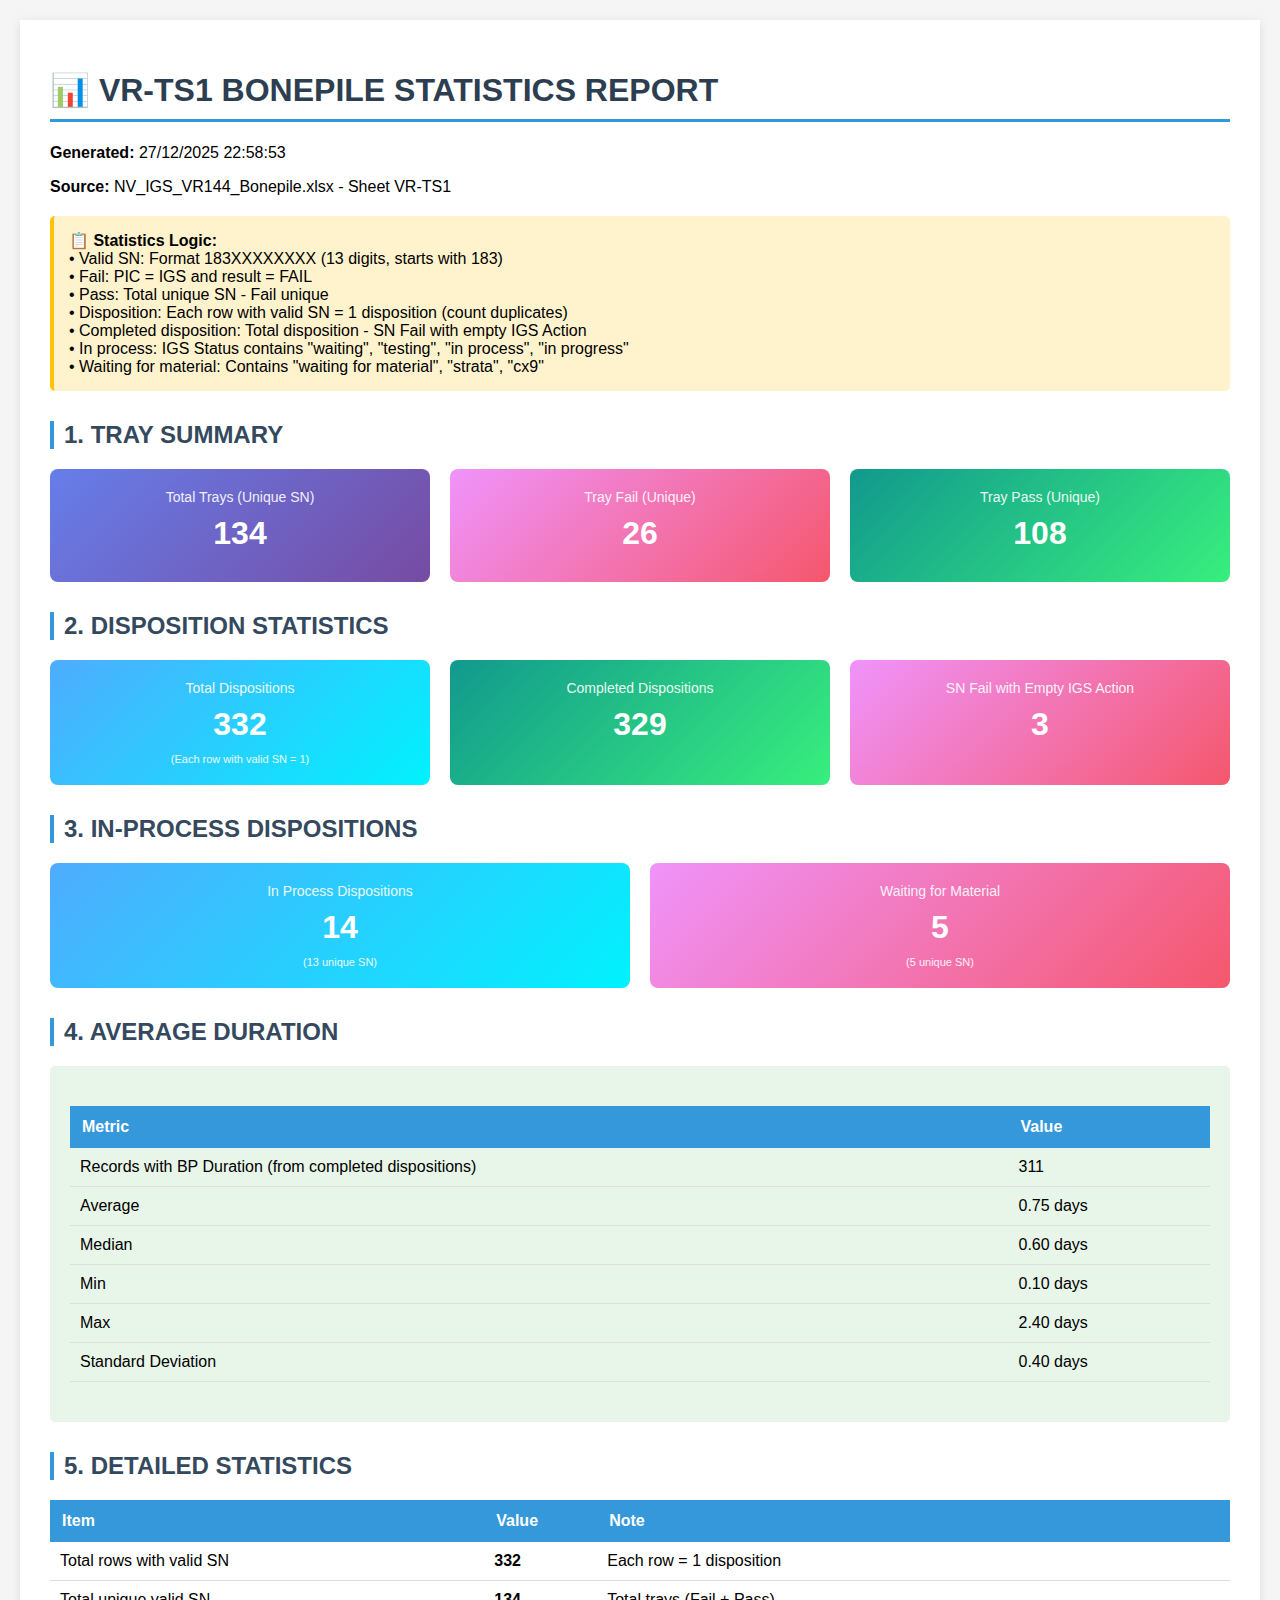
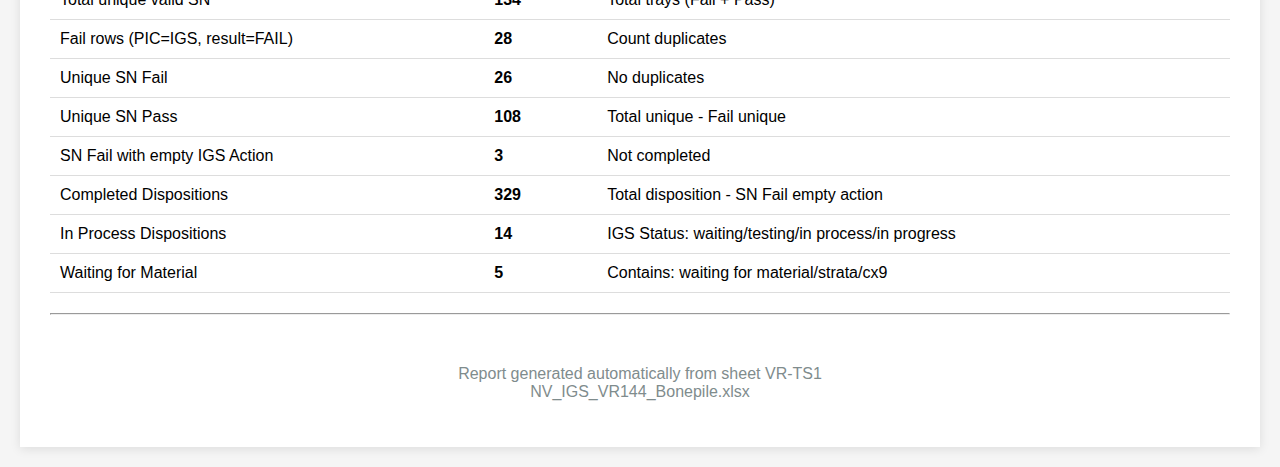
<file: BaoCao_VR_TS1.html>
<!DOCTYPE html>
<html>
<head>
    <meta charset="UTF-8">
    <title>VR-TS1 Bonepile Statistics Report</title>
    <style>
        body { font-family: Arial, sans-serif; margin: 20px; background: #f5f5f5; }
        .container { max-width: 1400px; margin: 0 auto; background: white; padding: 30px; box-shadow: 0 2px 10px rgba(0,0,0,0.1); }
        h1 { color: #2c3e50; border-bottom: 3px solid #3498db; padding-bottom: 10px; }
        h2 { color: #34495e; margin-top: 30px; border-left: 4px solid #3498db; padding-left: 10px; }
        .metric-grid { display: grid; grid-template-columns: repeat(auto-fit, minmax(200px, 1fr)); gap: 20px; margin: 20px 0; }
        .metric-box { background: linear-gradient(135deg, #667eea 0%, #764ba2 100%); color: white; padding: 20px; border-radius: 8px; text-align: center; }
        .metric-box.success { background: linear-gradient(135deg, #11998e 0%, #38ef7d 100%); }
        .metric-box.warning { background: linear-gradient(135deg, #f093fb 0%, #f5576c 100%); }
        .metric-box.info { background: linear-gradient(135deg, #4facfe 0%, #00f2fe 100%); }
        .metric-value { font-size: 32px; font-weight: bold; margin: 10px 0; }
        .metric-label { font-size: 14px; opacity: 0.9; }
        table { width: 100%; border-collapse: collapse; margin: 20px 0; }
        th { background: #3498db; color: white; padding: 12px; text-align: left; }
        td { padding: 10px; border-bottom: 1px solid #ddd; }
        tr:hover { background: #f5f5f5; }
        .summary { background: #e8f5e9; padding: 20px; border-radius: 5px; margin: 20px 0; }
        .note-box { background: #fff3cd; padding: 15px; border-radius: 5px; margin: 20px 0; border-left: 4px solid #ffc107; }
    </style>
</head>
<body>
    <div class="container">
        <h1>📊 VR-TS1 BONEPILE STATISTICS REPORT</h1>
        <p><strong>Generated:</strong> 27/12/2025 22:58:53</p>
        <p><strong>Source:</strong> NV_IGS_VR144_Bonepile.xlsx - Sheet VR-TS1</p>
        
        <div class="note-box">
            <strong>📋 Statistics Logic:</strong><br>
            • Valid SN: Format 183XXXXXXXX (13 digits, starts with 183)<br>
            • Fail: PIC = IGS and result = FAIL<br>
            • Pass: Total unique SN - Fail unique<br>
            • Disposition: Each row with valid SN = 1 disposition (count duplicates)<br>
            • Completed disposition: Total disposition - SN Fail with empty IGS Action<br>
            • In process: IGS Status contains "waiting", "testing", "in process", "in progress"<br>
            • Waiting for material: Contains "waiting for material", "strata", "cx9"
        </div>
        
        <h2>1. TRAY SUMMARY</h2>
        <div class="metric-grid">
            <div class="metric-box">
                <div class="metric-label">Total Trays (Unique SN)</div>
                <div class="metric-value">134</div>
            </div>
            <div class="metric-box warning">
                <div class="metric-label">Tray Fail (Unique)</div>
                <div class="metric-value">26</div>
            </div>
            <div class="metric-box success">
                <div class="metric-label">Tray Pass (Unique)</div>
                <div class="metric-value">108</div>
            </div>
        </div>
        
        <h2>2. DISPOSITION STATISTICS</h2>
        <div class="metric-grid">
            <div class="metric-box info">
                <div class="metric-label">Total Dispositions</div>
                <div class="metric-value">332</div>
                <div class="metric-label" style="font-size: 11px; margin-top: 5px;">(Each row with valid SN = 1)</div>
            </div>
            <div class="metric-box success">
                <div class="metric-label">Completed Dispositions</div>
                <div class="metric-value">329</div>
            </div>
            <div class="metric-box warning">
                <div class="metric-label">SN Fail with Empty IGS Action</div>
                <div class="metric-value">3</div>
            </div>
        </div>
        
        <h2>3. IN-PROCESS DISPOSITIONS</h2>
        <div class="metric-grid">
            <div class="metric-box info">
                <div class="metric-label">In Process Dispositions</div>
                <div class="metric-value">14</div>
                <div class="metric-label" style="font-size: 11px; margin-top: 5px;">(13 unique SN)</div>
            </div>
            <div class="metric-box warning">
                <div class="metric-label">Waiting for Material</div>
                <div class="metric-value">5</div>
                <div class="metric-label" style="font-size: 11px; margin-top: 5px;">(5 unique SN)</div>
            </div>
        </div>
        
        <h2>4. AVERAGE DURATION</h2>
        <div class="summary">
            <table>
                <tr><th>Metric</th><th>Value</th></tr>
                <tr><td>Records with BP Duration (from completed dispositions)</td><td>311</td></tr>
                <tr><td>Average</td><td>0.75 days</td></tr>
                <tr><td>Median</td><td>0.60 days</td></tr>
                <tr><td>Min</td><td>0.10 days</td></tr>
                <tr><td>Max</td><td>2.40 days</td></tr>
                <tr><td>Standard Deviation</td><td>0.40 days</td></tr>
            </table>
        </div>
        
        <h2>5. DETAILED STATISTICS</h2>
        <table>
            <tr>
                <th>Item</th>
                <th>Value</th>
                <th>Note</th>
            </tr>
            <tr>
                <td>Total rows with valid SN</td>
                <td><strong>332</strong></td>
                <td>Each row = 1 disposition</td>
            </tr>
            <tr>
                <td>Total unique valid SN</td>
                <td><strong>134</strong></td>
                <td>Total trays (Fail + Pass)</td>
            </tr>
            <tr>
                <td>Fail rows (PIC=IGS, result=FAIL)</td>
                <td><strong>28</strong></td>
                <td>Count duplicates</td>
            </tr>
            <tr>
                <td>Unique SN Fail</td>
                <td><strong>26</strong></td>
                <td>No duplicates</td>
            </tr>
            <tr>
                <td>Unique SN Pass</td>
                <td><strong>108</strong></td>
                <td>Total unique - Fail unique</td>
            </tr>
            <tr>
                <td>SN Fail with empty IGS Action</td>
                <td><strong>3</strong></td>
                <td>Not completed</td>
            </tr>
            <tr>
                <td>Completed Dispositions</td>
                <td><strong>329</strong></td>
                <td>Total disposition - SN Fail empty action</td>
            </tr>
            <tr>
                <td>In Process Dispositions</td>
                <td><strong>14</strong></td>
                <td>IGS Status: waiting/testing/in process/in progress</td>
            </tr>
            <tr>
                <td>Waiting for Material</td>
                <td><strong>5</strong></td>
                <td>Contains: waiting for material/strata/cx9</td>
            </tr>
        </table>
        
        <hr>
        <p style="text-align: center; color: #7f8c8d; margin-top: 50px;">
            Report generated automatically from sheet VR-TS1<br>
            NV_IGS_VR144_Bonepile.xlsx
        </p>
    </div>
</body>
</html>
</file>
